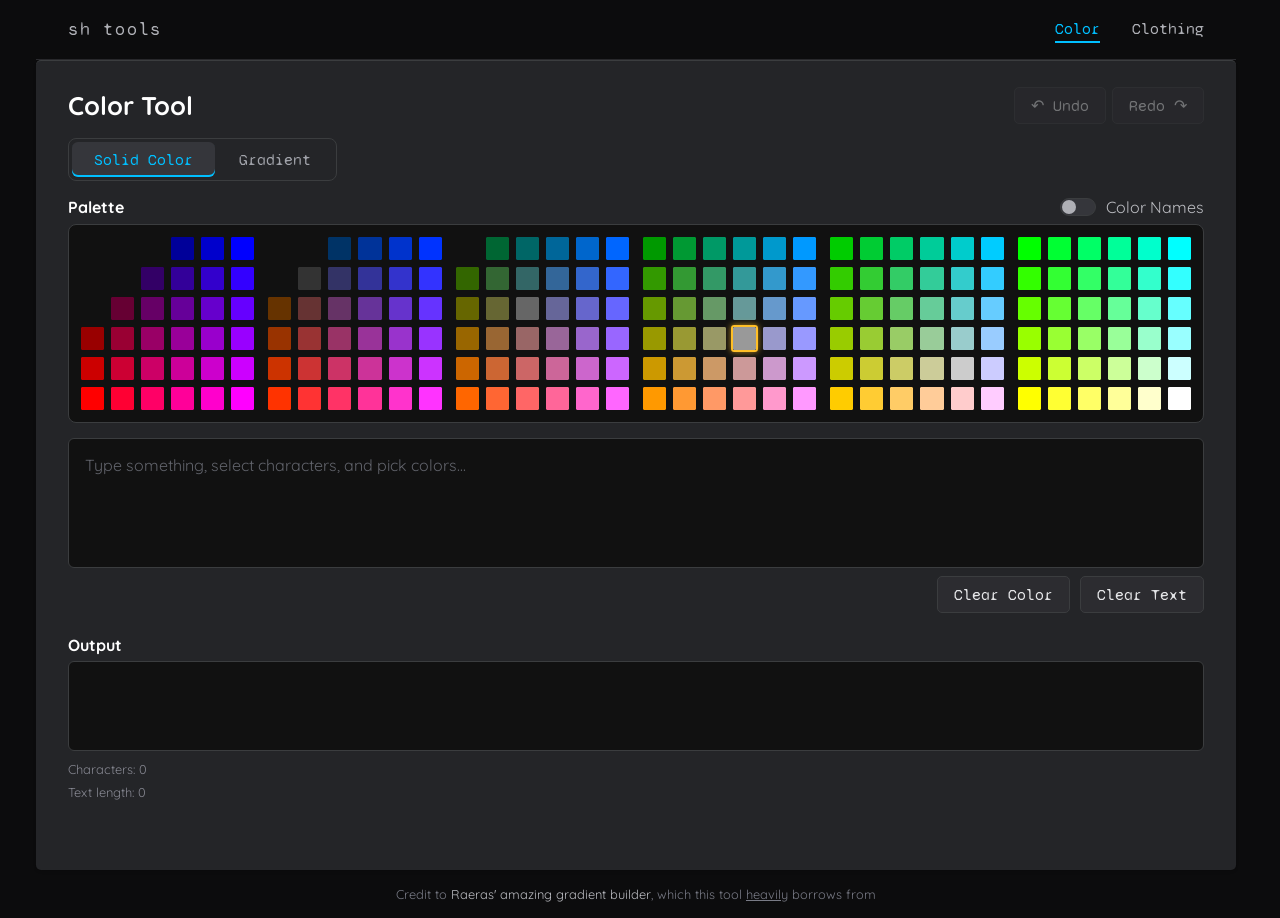
<file: index.html>
<!DOCTYPE html>
<html lang="en">
<head>
  <meta charset="UTF-8">
  <title>SH Color Tool</title>

  <meta name="description" content="do colors for silent heaven :)">
  <meta name="theme-color" content="#00bfff">

  <meta property="og:type" content="website">
  <meta property="og:site_name" content="sh tools">
  <meta property="og:title" content="Color Tool">
  <meta property="og:description" content="do colors for silent heaven :)">
  <meta property="og:url" content="https://colors.glorbo.space/">
  <meta property="og:locale" content="en_US">
  <meta property="og:image" content="https://colors.glorbo.space/colors.png">
  <meta property="og:image:width" content="1200">
  <meta property="og:image:height" content="630">
  <meta property="og:image:alt" content="Silent Heaven Color Tool">

  <meta name="twitter:card" content="summary_large_image">
  <meta name="twitter:title" content="Silent Heaven Color Tool">
  <meta name="twitter:description" content="do colors for silent heaven :)">
  <meta name="twitter:image" content="https://colors.glorbo.space/colors.png">

  <link rel="preconnect" href="https://fonts.googleapis.com">
  <link rel="preconnect" href="https://fonts.gstatic.com" crossorigin>
  <link rel="stylesheet" href="https://fonts.googleapis.com/css2?family=Syne+Mono&display=swap">
  <link rel="stylesheet" href="https://fonts.googleapis.com/css2?family=Quicksand&display=swap">
  <link rel="stylesheet" href="style.css">
</head>
<body>

<header class="site-header">
  <div class="site-brand">sh tools</div>
  <nav class="site-nav" aria-label="Tools">
    <a href="index.html" class="nav-link active" aria-current="page">Color</a>
    <a href="clothing.html" class="nav-link">Clothing</a>
  </nav>
</header>

<div class="card">
  <div class="card-header">
    <h1>Color Tool</h1>
    <div class="history-controls">
      <button type="button" id="undoBtn" title="Undo (Ctrl+Z)" disabled>↶ Undo</button>
      <button type="button" id="redoBtn" title="Redo (Ctrl+Y)" disabled>Redo ↷</button>
    </div>
  </div>

  <div class="mode-switch" role="tablist" aria-label="Painting mode">
    <button type="button" class="mode-btn active" data-mode="color" aria-pressed="true">Solid Color</button>
    <button type="button" class="mode-btn" data-mode="gradient" aria-pressed="false">Gradient</button>
  </div>

  <div class="palette-header">
    <h3>Palette</h3>
    <label class="toggle-switch" title="Show color names inline">
      <input type="checkbox" id="toggleNames">
      <span class="toggle-track"><span class="toggle-thumb"></span></span>
      <span class="toggle-text">Color Names</span>
    </label>
  </div>
  <div id="paletteGrid"></div>

  <div id="gradientPanel" hidden>
    <h3>Gradient Builder</h3>

    <p class="hint">CLICK - Add a color</p>
    <p class="hint">SHIFT + CLICK - Remove last instance of a color</p>
    <p class="hint">ALT + CLICK - Remove ALL instances of a color</p>

    <div id="stops"></div>

    <div class="controls controls-end">
      <button id="clearStops">Clear Gradient</button>
      <button type="button" id="applyGradient" class="btn-primary">Apply Gradient</button>
    </div>

    <div class="controls">
      <select id="presetPicker"></select>
    </div>

    <div class="controls">
      <label><input type="checkbox" id="mirror"> Mirror</label>
      <label><input type="checkbox" id="reverse"> Reverse</label>
      <label><input type="checkbox" id="randomize"> Randomize</label>
    </div>

    <div class="controls">
      <label for="smoothnessInput">Color Gap:    </label>
      <input type="number" id="smoothnessInput" min="1" value="3">
      <label><input type="checkbox" id="fixedSmoothness"> Distribute Evenly </label>
      <label><input type="checkbox" id="perWord"> Per Word</label>
    </div>
    <div id="gradientPreview"></div>
  </div>

  <div id="editor" contenteditable="true" spellcheck="true"></div>

  <div class="controls editor-actions">
    <button id="clearAllColors">Clear Color</button>
    <button id="clearText">Clear Text</button>
  </div>

  <div class="output">
    <h3>Output</h3>
    <textarea id="rawOutput"></textarea>
    <div id="rawCounter">
      <div id="rawCounterChars">Characters: 0</div>
      <div id="rawCounterText">Text length: 0</div>
    </div>
  </div>
</div>

<footer class="credits">
  Credit to <a href="https://codepen.io/raeras/full/wBzOpxO">Raeras' amazing gradient builder</a>, which this tool <u>heavily</u> borrows from
</footer>

<script src="script.js"></script>
</body>
</html>
</file>
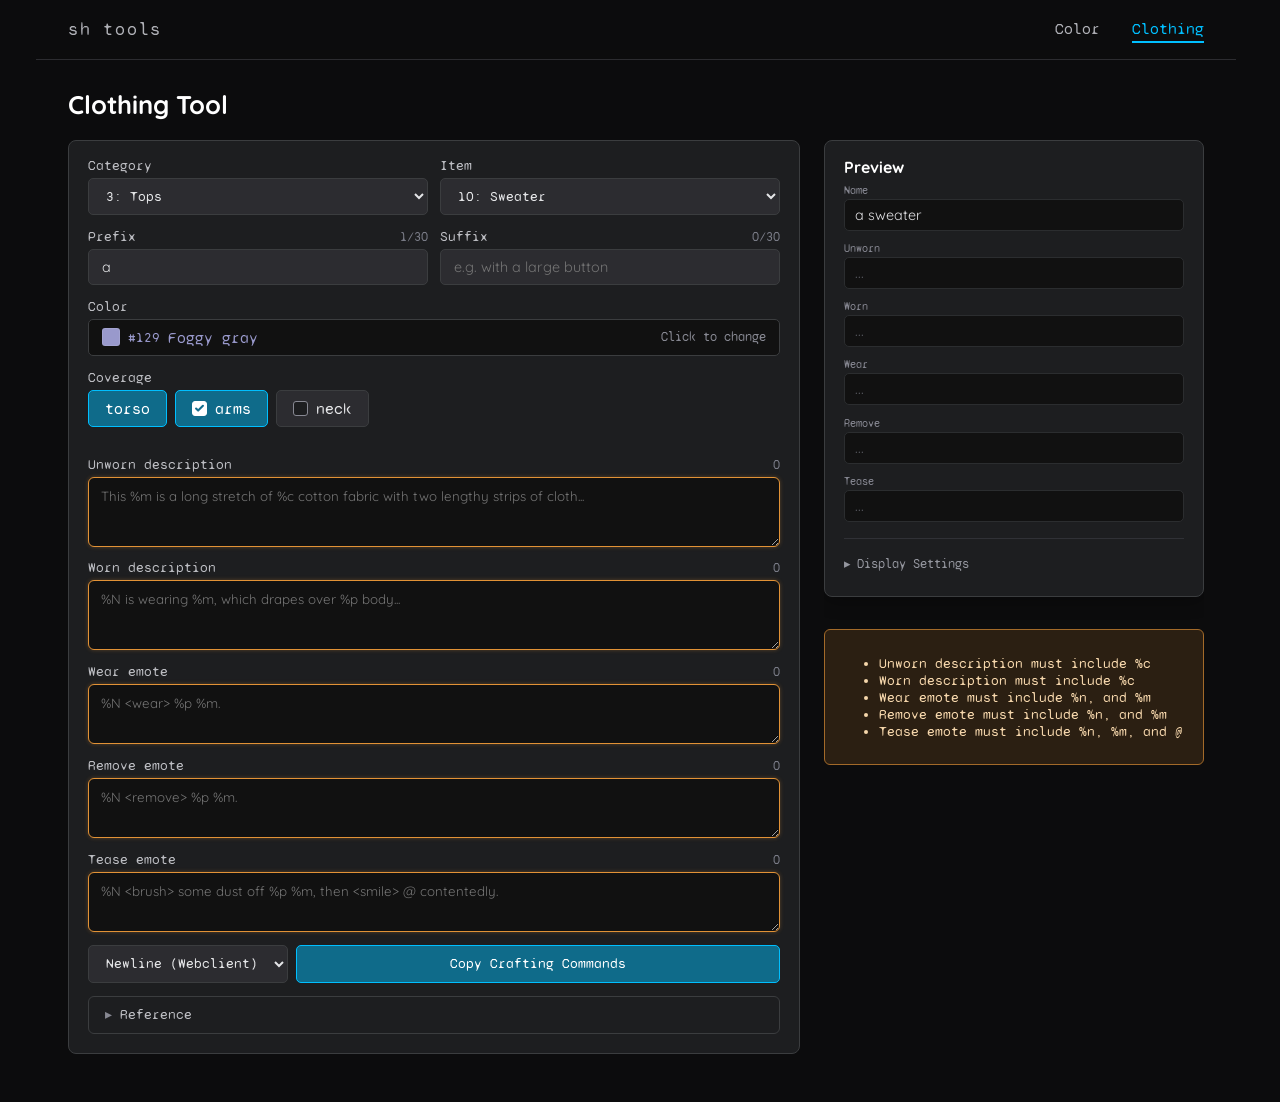
<file: clothing.html>
<!DOCTYPE html>
<html lang="en">
<head>
  <meta charset="UTF-8">
  <title>SH Clothing Tool</title>

  <meta name="description" content="do clothes for silent heaven :)">
  <meta name="theme-color" content="#00bfff">

  <meta property="og:type" content="website">
  <meta property="og:site_name" content="sh tools">
  <meta property="og:title" content="Clothing Tool">
  <meta property="og:description" content="do clothes for silent heaven :)">
  <meta property="og:url" content="https://colors.glorbo.space/clothing.html">
  <meta property="og:locale" content="en_US">
  <meta property="og:image" content="https://colors.glorbo.space/clothes.png">
  <meta property="og:image:width" content="1200">
  <meta property="og:image:height" content="630">
  <meta property="og:image:alt" content="Silent Heaven Clothing Tool">

  <meta name="twitter:card" content="summary_large_image">
  <meta name="twitter:title" content="Silent Heaven Clothing Tool">
  <meta name="twitter:description" content="do clothes for silent heaven :)">
  <meta name="twitter:image" content="https://colors.glorbo.space/clothes.png">

  <link rel="preconnect" href="https://fonts.googleapis.com">
  <link rel="preconnect" href="https://fonts.gstatic.com" crossorigin>
  <link rel="stylesheet" href="https://fonts.googleapis.com/css2?family=Syne+Mono&display=swap">
  <link rel="stylesheet" href="https://fonts.googleapis.com/css2?family=Quicksand&display=swap">
  <link rel="stylesheet" href="style.css">
</head>
<body class="page-clothing">

<header class="site-header">
  <div class="site-brand">sh tools</div>
  <nav class="site-nav" aria-label="Tools">
    <a href="index.html" class="nav-link">Color</a>
    <a href="clothing.html" class="nav-link active" aria-current="page">Clothing</a>
  </nav>
</header>

<div class="card">
  <div class="card-header">
    <h1>Clothing Tool</h1>
  </div>

  <div class="workspace">
    <section class="design-card">
      <div class="field-grid">
        <div class="field">
          <label for="categoryPicker">Category</label>
          <select id="categoryPicker"></select>
        </div>
        <div class="field">
          <label for="itemPicker">Item</label>
          <select id="itemPicker"></select>
        </div>
      </div>

      <div id="designPanel" hidden>
        <div class="field-grid">
          <div class="field">
            <div class="field-header">
              <label for="prefix">Prefix</label>
              <span class="char-count" data-for="prefix">0/30</span>
            </div>
            <input id="prefix" type="text" placeholder="e.g. a cotton">
          </div>
          <div class="field">
            <div class="field-header">
              <label for="suffix">Suffix</label>
              <span class="char-count" data-for="suffix">0/30</span>
            </div>
            <input id="suffix" type="text" placeholder="e.g. with a large button">
          </div>
        </div>

        <div class="field">
          <label for="colorCurrent">Color</label>
          <button type="button" id="colorCurrent" class="color-current" aria-expanded="false" aria-controls="colorGrid">
            <span class="color-swatch" id="colorCurrentSwatch"></span>
            <span id="colorCurrentNum" class="color-num"></span>
            <span id="colorCurrentName">(pick a color)</span>
            <span class="change-text" aria-hidden="true">Click to change</span>
          </button>
          <div id="colorGrid" class="color-grid is-hidden"></div>
        </div>

        <div id="coverageBlock" class="field" hidden>
          <label>Coverage</label>
          <div id="coverageList" class="coverage-list"></div>
        </div>

        <div class="field">
          <div class="field-header">
            <label for="unwornDesc">Unworn description</label>
            <span class="char-count" data-for="unwornDesc">0</span>
          </div>
          <textarea id="unwornDesc" rows="3" placeholder="This %m is a long stretch of %c cotton fabric with two lengthy strips of cloth..."></textarea>
        </div>
        <div class="field">
          <div class="field-header">
            <label for="wornDesc">Worn description</label>
            <span class="char-count" data-for="wornDesc">0</span>
          </div>
          <textarea id="wornDesc" rows="3" placeholder="%N is wearing %m, which drapes over %p body..."></textarea>
        </div>

        <div class="field">
          <div class="field-header">
            <label for="wearEmote">Wear emote</label>
            <span class="char-count" data-for="wearEmote">0</span>
          </div>
          <textarea id="wearEmote" rows="2" placeholder="%N <wear> %p %m."></textarea>
        </div>
        <div class="field">
          <div class="field-header">
            <label for="removeEmote">Remove emote</label>
            <span class="char-count" data-for="removeEmote">0</span>
          </div>
          <textarea id="removeEmote" rows="2" placeholder="%N <remove> %p %m."></textarea>
        </div>
        <div class="field">
          <div class="field-header">
            <label for="teaseEmote">Tease emote</label>
            <span class="char-count" data-for="teaseEmote">0</span>
          </div>
          <textarea id="teaseEmote" rows="2" placeholder="%N <brush> some dust off %p %m, then <smile> @ contentedly."></textarea>
        </div>

        <div class="copy-row">
          <select id="copySeparator" aria-label="Command separator">
            <option value="newline" selected>Newline (Webclient)</option>
            <option value="mudlet">;; (Mudlet)</option>
          </select>
          <button type="button" id="copyCommandsBtn" class="btn-copy-commands">Copy Crafting Commands</button>
        </div>

        <details class="token-ref">
          <summary>Reference</summary>
          <ul>
            <li><code>%c</code> - color</li>
            <li><code>%m</code> - item name (no article)</li>
            <li><code>%s</code> - subject pronoun (she, he, they)</li>
            <li><code>%p</code> - possessive pronoun (her, his, their)</li>
            <li><code>%t</code> - possessive noun (hers, his, theirs)</li>
            <li><code>%o</code> - oblique pronoun (her, him, them)</li>
            <li><code>%r</code> - reflexive pronoun (herself, himself, themself)</li>
            <li><code>%n</code> - name of wearer</li>
            <li><code>&lt;verb&gt;</code> - conjugated verb, write in I-form, e.g. <code>&lt;wear&gt;</code> -> "wears"</li>
            <li><code>@</code> - "at &lt;character&gt;" when directed at another character</li>
          </ul>
        </details>
      </div>
    </section>

    <div class="preview-column">
      <aside id="previewPanel" class="preview-card" hidden>
        <h3>Preview</h3>

        <div class="preview-section">
          <div class="preview-label">Name</div>
          <div id="previewName" class="preview-line"></div>
        </div>

        <div class="preview-section">
          <div class="preview-label">Unworn</div>
          <div id="previewUnworn" class="preview-line"></div>
        </div>

        <div class="preview-section">
          <div class="preview-label">Worn</div>
          <div id="previewWorn" class="preview-line"></div>
        </div>

        <div class="preview-section">
          <div class="preview-label">Wear</div>
          <div id="previewWear" class="preview-line"></div>
        </div>

        <div class="preview-section">
          <div class="preview-label">Remove</div>
          <div id="previewRemove" class="preview-line"></div>
        </div>

        <div class="preview-section">
          <div class="preview-label">Tease</div>
          <div id="previewTease" class="preview-line"></div>
        </div>

        <details class="render-as">
          <summary>Display Settings</summary>
          <div class="render-as-body">
            <div class="field">
              <div class="mode-switch perspective-switch" role="radiogroup" aria-label="Perspective">
                <button type="button" class="mode-btn active" data-perspective="third" aria-pressed="true">3rd person</button>
                <button type="button" class="mode-btn" data-perspective="first" aria-pressed="false">1st person</button>
              </div>
            </div>
            <div class="field">
              <input id="wearerName" type="text" placeholder="Primrose">
            </div>
            <div class="field">
              <select id="wearerPronouns">
                <option value="she" selected>she / her</option>
                <option value="he">he / him</option>
                <option value="they">they / them</option>
              </select>
            </div>
            <label class="check-pill render-as-check">
              <input type="checkbox" id="teaseTargetEnabled">
              Tease @ Character
            </label>
          </div>
        </details>
      </aside>
      <div id="validation" class="validation"></div>
    </div>
  </div>

</div>

<script src="clothing.js"></script>
</body>
</html>
</file>
<file: style.css>
html {
  /* Reserve scrollbar gutter so toggling gradient mode (which may add a
     vertical scrollbar) doesn't shift the centered card horizontally. */
  scrollbar-gutter: stable;
}

body {
  background: hsl(230deg, 5%, 5%);
  color: hsl(230deg, 5%, 80%);
  font-family: Quicksand, sans-serif;
  padding: 0;
  margin: 0;
  height: 100%;
  width: 100%;
}

* {
  box-sizing: border-box;
}

h1, h2, h3, h4 {
  color: white;
  margin-bottom: 0;
}

h1 {
  font-size: 1.6rem;
  margin-top: 0.5rem;
}

h3 {
  margin-top: 1.5rem;
  margin-bottom: 0.4rem;
  font-size: 1rem;
}

.hint {
  color: hsl(230deg, 5%, 55%);
  font-size: 0.8rem;
}

.card {
  width: 1200px;
  max-width: 95%;
  min-height: 90vh;
  margin: 0 auto;
  padding: 1.5rem 2rem 3rem;
  border-radius: 5px;
  background: hsl(230deg, 5%, 15%);
  border-top: 1px solid #3b3d3f;
  box-shadow: 0 2px 3px rgb(10 10 10 / 10%), 0 0 0 1px rgb(10 10 10 / 10%);
}

body.page-clothing .card {
  background: transparent;
  border-top: none;
  box-shadow: none;
}

.card-header {
  display: flex;
  align-items: center;
  justify-content: space-between;
  gap: 1rem;
  margin-bottom: 0.5rem;
  min-height: 2.5rem;
}

.card-header h1 {
  margin: 0;
}

.history-controls {
  display: inline-flex;
  gap: 6px;
}

.site-header {
  display: flex;
  align-items: center;
  justify-content: space-between;
  max-width: 1200px;
  margin: 0 auto;
  padding: 1rem 2rem;
  border-bottom: 1px solid hsl(230deg, 5%, 18%);
}

.site-brand {
  font-family: "Syne Mono", monospace;
  font-size: 1.1rem;
  color: hsl(230deg, 5%, 70%);
  letter-spacing: 0.1em;
}

.site-nav {
  display: flex;
  gap: 2rem;
}

.nav-link {
  font-family: "Syne Mono", monospace;
  font-size: 1rem;
  color: hsl(230deg, 5%, 70%);
  text-decoration: none;
  padding: 0.2rem 0;
  border-bottom: 2px solid transparent;
  transition: color 0.2s ease, border-color 0.2s ease;
}

.nav-link:hover {
  color: white;
}

.nav-link.active {
  color: deepskyblue;
  border-bottom-color: deepskyblue;
}

@media screen and (max-width: 700px) {
  .site-header {
    padding: 0.8rem 1rem;
  }
  .site-nav {
    gap: 1.2rem;
  }
}

.mode-switch {
  display: inline-flex;
  border: 1px solid #3b3d3f;
  border-radius: 8px;
  padding: 3px;
  gap: 2px;
  margin: 0.3rem 0 1rem;
}

.mode-btn {
  background: transparent;
  border: 0;
  padding: 8px 22px;
  border-radius: 6px;
  font-family: "Syne Mono", monospace;
  font-size: 1rem;
  color: hsl(230deg, 5%, 65%);
  cursor: pointer;
  transition: background 0.2s ease, color 0.2s ease;
}

.mode-btn:hover {
  color: white;
  background: hsl(230deg, 5%, 18%);
}

.mode-btn.active {
  background: hsl(230deg, 5%, 22%);
  color: deepskyblue;
  box-shadow: inset 0 -2px 0 deepskyblue;
}

.mode-btn.active:hover {
  color: deepskyblue;
}

.palette-header {
  display: flex;
  align-items: center;
  justify-content: space-between;
  gap: 12px;
  margin: 0 0 0.4rem;
}

.palette-header h3 {
  margin: 0;
}

#paletteGrid {
  display: flex;
  flex-wrap: nowrap;
  gap: 10px;
  margin-bottom: 15px;
  padding: 10px;
  background: #111;
  border-radius: 8px;
  border: 1px solid #3b3d3f;
}

.palette-block {
  flex: 1 1 0;
  min-width: 0;
  display: grid;
  grid-template-columns: repeat(6, 1fr);
  gap: 3px;
}

.palette-cell {
  position: relative;
  aspect-ratio: 1;
  min-width: 0;
  cursor: pointer;
  border: 2px solid transparent;
  border-radius: 3px;
  overflow: hidden;
  user-select: none;
  transition: transform 0.1s ease, border-color 0.1s ease;
}

.palette-cell.empty {
  cursor: default;
  pointer-events: none;
  background: transparent;
}

.palette-cell .swatch {
  position: absolute;
  inset: 0;
  border-radius: 1px;
}

.palette-cell .code,
.palette-cell .name {
  display: none;
}

#paletteGrid:not(.show-names) .palette-cell:hover:not(.empty) {
  transform: scale(1.2);
  z-index: 1;
}

.palette-cell.in-gradient {
  border-color: deepskyblue;
  box-shadow: 0 0 6px hsl(195deg, 100%, 50%, 0.5);
}

.position-badge {
  display: none;
  position: absolute;
  top: -2px;
  right: -2px;
  font-family: "Syne Mono", monospace;
  font-size: 9px;
  line-height: 1.2;
  color: #000;
  background: deepskyblue;
  padding: 0 3px;
  border-radius: 6px;
  box-shadow: 0 0 4px hsl(195deg, 100%, 50%, 0.6);
  pointer-events: none;
  z-index: 3;
  max-width: 100%;
  overflow: hidden;
  text-overflow: ellipsis;
  white-space: nowrap;
}

.palette-cell.in-gradient .position-badge {
  display: inline-block;
}

.palette-cell.is-current {
  border-color: #fff;
  box-shadow: 0 0 6px rgba(255, 255, 255, 0.6);
}

.palette-cell.is-brush {
  border-color: #FFBF27;
  box-shadow: 0 0 6px rgba(255, 191, 39, 0.7);
}

.palette-cell.in-gradient.is-current {
  border-color: deepskyblue;
  box-shadow: 0 0 0 1px #fff, 0 0 6px hsl(195deg, 100%, 50%, 0.5);
}

#paletteGrid.show-names {
  flex-direction: column;
  flex-wrap: nowrap;
}

#paletteGrid.show-names .palette-block {
  flex: 0 0 auto;
  width: 100%;
  grid-template-columns: repeat(6, minmax(0, 1fr));
  grid-auto-rows: auto;
  gap: 2px;
}

#paletteGrid.show-names .palette-cell {
  position: static;
  aspect-ratio: auto;
  display: flex;
  align-items: center;
  gap: 6px;
  padding: 3px 6px;
  border: 1px solid transparent;
  border-radius: 3px;
  min-width: 0;
  white-space: nowrap;
  overflow: hidden;
  transition: background 0.1s ease, border-color 0.1s ease;
}

#paletteGrid.show-names .palette-cell:hover:not(.empty) {
  background: hsl(230deg, 5%, 18%);
}

#paletteGrid.show-names .palette-cell.in-gradient {
  background: hsl(195deg, 60%, 15%);
  border-color: deepskyblue;
  box-shadow: none;
}

#paletteGrid.show-names .palette-cell.is-current {
  background: hsl(230deg, 5%, 22%);
  border-color: #fff;
  box-shadow: none;
}

#paletteGrid.show-names .palette-cell.is-brush {
  background: hsl(48deg, 60%, 18%);
  border-color: #FFBF27;
  box-shadow: none;
}

#paletteGrid.show-names .palette-cell.in-gradient.is-current {
  background: hsl(195deg, 60%, 18%);
  border-color: deepskyblue;
  box-shadow: inset 0 0 0 1px #fff;
}

#paletteGrid.show-names .position-badge {
  position: static;
  font-size: 0.7rem;
  padding: 0 4px;
  border-radius: 3px;
  flex: 0 0 auto;
}

#paletteGrid.show-names .palette-cell .swatch {
  position: static;
  width: 12px;
  height: 12px;
  flex: 0 0 12px;
  border-radius: 2px;
  border: 1px solid rgba(255, 255, 255, 0.1);
}

#paletteGrid.show-names .palette-cell .code {
  display: inline;
  font-family: Quicksand, sans-serif;
  font-size: 0.8rem;
  flex: 0 0 auto;
}

#paletteGrid.show-names .palette-cell .name {
  display: inline;
  font-size: 0.7rem;
  overflow: hidden;
  text-overflow: ellipsis;
  flex: 1 1 auto;
  min-width: 0;
}

@media screen and (max-width: 900px) {
  #paletteGrid:not(.show-names) {
    flex-wrap: wrap;
  }
  #paletteGrid:not(.show-names) .palette-block {
    flex: 0 0 auto;
    grid-template-columns: repeat(6, 24px);
  }
  #paletteGrid:not(.show-names) .palette-cell {
    aspect-ratio: 1;
  }
  #paletteGrid.show-names .palette-cell .name {
    display: none;
  }
}

.controls {
  display: flex;
  gap: 10px;
  margin: 10px 0;
  flex-wrap: wrap;
  align-items: center;
}

button {
  padding: 0.5rem 1rem;
  background: hsl(230deg, 5%, 18%);
  color: hsl(230deg, 5%, 90%);
  border: 1px solid #3b3d3f;
  border-radius: 5px;
  font-family: "Syne Mono", monospace;
  font-size: 1rem;
  cursor: pointer;
  transition: background 0.2s ease, color 0.2s ease, border-color 0.2s ease;
}

button:hover:not(:disabled) {
  background: hsl(230deg, 5%, 25%);
  color: white;
}

button:focus-visible {
  outline: 1px solid hsl(230deg, 5%, 90%);
}

button:disabled {
  opacity: 0.4;
  cursor: not-allowed;
}

select {
  padding: 0.5rem 1rem;
  background: #494950;
  color: hsl(230deg, 5%, 90%);
  border: 0;
  border-radius: 5px;
  font-family: "Syne Mono", monospace;
  font-size: 1rem;
  cursor: pointer;
  transition: background 0.2s ease;
}

select:hover {
  background: hsl(230deg, 5%, 35%);
}

select:focus-visible {
  outline: 1px solid hsl(230deg, 5%, 90%);
}

select:focus {
  outline: none;
  box-shadow: 0 0 0 1px deepskyblue, 0 0 6px deepskyblue;
  background-color: hsl(230deg, 5%, 25%);
  color: white;
}

.toggle-switch {
  display: inline-flex;
  align-items: center;
  gap: 10px;
  cursor: pointer;
  user-select: none;
  font-family: Quicksand, sans-serif;
  font-size: 1rem;
  color: hsl(230deg, 5%, 75%);
}

.toggle-switch input[type="checkbox"] {
  position: absolute;
  opacity: 0;
  width: 0;
  height: 0;
  pointer-events: none;
}

.toggle-track {
  position: relative;
  display: inline-block;
  width: 36px;
  height: 18px;
  background: hsl(230deg, 5%, 22%);
  border: 1px solid #3b3d3f;
  border-radius: 18px;
  transition: background 0.2s ease, border-color 0.2s ease;
  flex: 0 0 36px;
}

.toggle-thumb {
  position: absolute;
  top: 1px;
  left: 1px;
  width: 14px;
  height: 14px;
  background: hsl(230deg, 5%, 70%);
  border-radius: 50%;
  transition: transform 0.2s ease, background 0.2s ease;
}

.toggle-switch input:checked ~ .toggle-track {
  background: hsl(195deg, 80%, 35%);
  border-color: deepskyblue;
}

.toggle-switch input:checked ~ .toggle-track .toggle-thumb {
  transform: translateX(17px);
  background: #fff;
}

.toggle-switch input:focus-visible ~ .toggle-track {
  box-shadow: 0 0 0 2px hsl(195deg, 100%, 50%, 0.4);
}

.toggle-switch input:checked ~ .toggle-text {
  color: white;
}

.btn-primary {
  background: hsl(195deg, 80%, 30%);
  color: white;
  border-color: deepskyblue;
}

.btn-primary:hover:not(:disabled) {
  background: hsl(195deg, 90%, 38%);
  color: white;
  border-color: deepskyblue;
}

.editor-actions {
  margin-top: 0.4rem;
  justify-content: flex-end;
}

.controls-end {
  justify-content: flex-end;
}

textarea {
  width: 100%;
  min-height: 60px;
  resize: vertical;
  background: #111;
  color: hsl(230deg, 5%, 90%);
  padding: 10px 12px;
  border: 1px solid #3b3d3f;
  border-radius: 6px;
  white-space: pre-wrap;
  word-break: break-word;
  font-family: Quicksand, sans-serif;
  box-sizing: border-box;
}

textarea:focus {
  outline: none;
  border-color: deepskyblue;
  box-shadow: 0 0 6px hsl(195deg, 100%, 50%, 0.4);
}

#rawOutput {
  min-height: 90px;
  resize: none;
  overflow: hidden;
}

#editor {
  min-height: 130px;
  background: #111;
  color: hsl(230deg, 5%, 90%);
  padding: 14px 16px;
  border: 1px solid #3b3d3f;
  border-radius: 6px;
  white-space: pre-wrap;
  word-break: break-word;
  font-family: Quicksand, sans-serif;
  line-height: 1.5;
  outline: none;
  box-sizing: border-box;
  margin-bottom: 8px;
  transition: border-color 0.2s ease, box-shadow 0.2s ease;
}

#editor:focus {
  border-color: deepskyblue;
  box-shadow: 0 0 8px hsl(195deg, 100%, 50%, 0.4);
}

#editor:empty::before {
  content: attr(data-placeholder);
  color: hsl(230deg, 5%, 40%);
  pointer-events: none;
}

#editor ::selection,
#editor::selection {
  background: hsla(195, 100%, 55%, 0.3);
  color: inherit;
}

#editor:not(:focus) .selection-mark {
  background: hsla(195, 100%, 55%, 0.3);
}

#stops {
  display: flex;
  align-items: center;
  gap: 6px;
  flex-wrap: wrap;
  margin-bottom: 10px;
  min-height: 47px;
  padding: 8px;
  background: #111;
  border: 1px dashed #3b3d3f;
  border-radius: 6px;
}

.stop {
  padding: 6px 12px;
  border-radius: 4px;
  cursor: grab;
  font-size: 0.8rem;
  color: #000;
  font-family: "Syne Mono", monospace;
  user-select: none;
}

.stop:active {
  cursor: grabbing;
}

#gradientPreview {
  min-height: 32px;
  border: 1px solid #3b3d3f;
  border-radius: 6px;
  margin: 10px 0;
  background: #111;
}

#gradientPanel {
  border: 1px solid #3b3d3f;
  padding: 0.7rem 1rem 1rem;
  margin: 1rem 0;
  background: hsl(230deg, 5%, 12%);
  border-radius: 8px;
}

#gradientPanel h3 {
  margin: 0 0 0.3rem;
}

label[for="smoothnessInput"] {
  display: inline-flex;
  align-items: center;
  padding: 0.5rem 1rem;
  border: 1px solid #3b3d3f;
  border-right: 0;
  border-radius: 5px 0 0 5px;
  background: hsl(230deg, 5%, 18%);
  color: hsl(230deg, 5%, 90%);
  font-family: "Syne Mono", monospace;
  font-size: 1rem;
  margin-right: -10px;
  transition: background 0.2s ease, color 0.2s ease, border-color 0.2s ease;
}

#smoothnessInput {
  width: 64px;
  padding: 0.5rem 0.6rem;
  background: hsl(230deg, 5%, 18%);
  color: hsl(230deg, 5%, 90%);
  border: 1px solid #3b3d3f;
  border-radius: 0 5px 5px 0;
  font-family: "Syne Mono", monospace;
  font-size: 1rem;
  transition: background 0.2s ease, color 0.2s ease, border-color 0.2s ease;
}

#smoothnessInput:hover:not(:disabled),
label[for="smoothnessInput"]:has(+ #smoothnessInput:hover:not(:disabled)) {
  border-color: deepskyblue;
  background: hsl(230deg, 5%, 25%);
  color: white;
}

#smoothnessInput:focus {
  outline: none;
  border-color: deepskyblue;
  box-shadow: 0 0 6px hsl(195deg, 100%, 50%, 0.4);
}

#smoothnessInput:disabled {
  background: hsl(230deg, 5%, 12%);
  color: hsl(230deg, 5%, 40%);
  cursor: not-allowed;
  -moz-appearance: textfield;
  appearance: textfield;
}

#smoothnessInput:disabled::-webkit-inner-spin-button,
#smoothnessInput:disabled::-webkit-outer-spin-button {
  -webkit-appearance: none;
  margin: 0;
  display: none;
}

label[for="smoothnessInput"]:has(+ #smoothnessInput:disabled) {
  background: hsl(230deg, 5%, 12%);
  color: hsl(230deg, 5%, 40%);
  cursor: not-allowed;
}

label:has(> input[type="checkbox"]):not(.toggle-switch) {
  display: inline-flex;
  align-items: center;
  padding: 0.5rem 1rem;
  border-radius: 5px;
  border: 1px solid #3b3d3f;
  background: hsl(230deg, 5%, 18%);
  color: hsl(230deg, 5%, 90%);
  cursor: pointer;
  user-select: none;
  font-family: "Syne Mono", monospace;
  font-size: 1rem;
  transition: background 0.2s ease, color 0.2s ease, border-color 0.2s ease;
}

label:has(> input[type="checkbox"]):not(.toggle-switch)::before {
  content: "";
  display: inline-block;
  width: 13px;
  height: 13px;
  margin-right: 8px;
  border: 1px solid hsl(230deg, 5%, 55%);
  border-radius: 3px;
  background: hsl(230deg, 5%, 12%);
  background-repeat: no-repeat;
  background-position: center;
  background-size: 11px 11px;
  flex-shrink: 0;
  transition: background-color 0.2s ease, border-color 0.2s ease;
}

label:has(> input[type="checkbox"]:checked):not(.toggle-switch)::before {
  background-color: white;
  border-color: white;
  background-image: url("data:image/svg+xml,%3Csvg xmlns='http://www.w3.org/2000/svg' viewBox='0 0 16 16'%3E%3Cpath fill='none' stroke='%23146e8e' stroke-width='3' stroke-linecap='round' stroke-linejoin='round' d='M3 8l3 3 7-7'/%3E%3C/svg%3E");
}

label:has(> input[type="checkbox"]):not(.toggle-switch):hover:not(:has(> input:disabled)) {
  background: hsl(230deg, 5%, 25%);
  color: white;
}

label:has(> input[type="checkbox"]):not(.toggle-switch):hover:not(:has(> input:disabled))::before {
  border-color: deepskyblue;
}

label:has(> input[type="checkbox"]:checked):not(.toggle-switch) {
  background: hsl(195deg, 80%, 30%);
  color: white;
  border-color: deepskyblue;
}

label:has(> input[type="checkbox"]:checked):not(.toggle-switch):hover:not(:has(> input:disabled)) {
  background: hsl(195deg, 90%, 38%);
}

label:has(> input[type="checkbox"]:disabled):not(.toggle-switch) {
  opacity: 0.4;
  cursor: not-allowed;
}

label:has(> input[type="checkbox"]:focus-visible):not(.toggle-switch) {
  outline: 1px solid hsl(230deg, 5%, 90%);
}

label:not(.toggle-switch) > input[type="checkbox"] {
  position: absolute;
  opacity: 0;
  width: 0;
  height: 0;
  margin: 0;
  pointer-events: none;
}

label {
  cursor: pointer;
}

#rawCounter {
  margin: 6px 0;
  font-size: 0.8rem;
  color: hsl(230deg, 5%, 55%);
}

#rawCounterChars {
  margin-bottom: 0.4rem;
}

.output h3 {
  margin-top: 22px;
}

#flashHint {
  font-family: "Syne Mono", monospace !important;
}

::-webkit-scrollbar {
  height: 10px;
  width: 8px;
}

::-webkit-scrollbar-track {
  background: hsl(230deg, 5%, 40%);
}

::-webkit-scrollbar-thumb {
  background: hsl(230deg, 5%, 80%);
}

::-webkit-scrollbar-thumb:hover {
  background: hsl(230deg, 5%, 60%);
}

::-webkit-scrollbar-thumb:active {
  background: hsl(230deg, 5%, 60%);
}

@media screen and (max-width: 700px) {
  .card {
    padding: 1rem;
    max-width: 100%;
  }
  h1 {
    font-size: 1.3rem;
  }
}


.credits {
  text-align: center;
  padding: 1rem;
  font-size: 0.8rem;
  color: hsl(230deg, 5%, 50%);
}

.credits a {
  color: hsl(230deg, 5%, 75%);
  text-decoration: none;
  transition: color 0.2s ease;
}

.credits a:hover {
  color: deepskyblue;
}

.pickers {
  display: flex;
  gap: 16px;
  flex-wrap: wrap;
  margin: 1rem 0 1.2rem;
}

.picker-field {
  display: flex;
  flex-direction: column;
  gap: 4px;
  flex: 1 1 240px;
  min-width: 0;
}

.picker-field > label {
  font-size: 0.9rem;
  color: hsl(230deg, 5%, 75%);
  font-family: "Syne Mono", monospace;
  cursor: default;
}

.picker-field > select,
.picker-field > input[type="text"] {
  padding: 0.5rem 0.8rem;
  background: hsl(230deg, 5%, 18%);
  color: hsl(230deg, 5%, 90%);
  border: 1px solid #3b3d3f;
  border-radius: 5px;
  font-size: 0.9rem;
  width: 100%;
  box-sizing: border-box;
  transition: border-color 0.2s ease, box-shadow 0.2s ease;
}

.picker-field > select {
  font-family: "Syne Mono", monospace;
}

.picker-field > input[type="text"] {
  font-family: Quicksand, sans-serif;
}

.picker-field > select:focus,
.picker-field > input[type="text"]:focus {
  outline: none;
  border-color: deepskyblue;
  box-shadow: 0 0 6px hsl(195deg, 100%, 50%, 0.4);
}

.picker-field > select:disabled {
  opacity: 0.4;
  cursor: not-allowed;
}

.field-grid {
  display: grid;
  grid-template-columns: 1fr 1fr;
  gap: 12px;
}

@media screen and (max-width: 700px) {
  .field-grid {
    grid-template-columns: 1fr;
  }
}

.field {
  display: flex;
  flex-direction: column;
  gap: 4px;
}

.design-card {
  display: flex;
  flex-direction: column;
  gap: 0.8rem;
  padding: 1rem 1.2rem 1.2rem;
  border: 1px solid #3b3d3f;
  border-radius: 8px;
  background: hsl(230deg, 5%, 12%);
  min-width: 0;
}

#designPanel {
  display: flex;
  flex-direction: column;
  gap: 0.8rem;
}

#designPanel[hidden] {
  display: none;
}

.field > label,
.field-header > label {
  font-size: 0.9rem;
  color: hsl(230deg, 5%, 75%);
  font-family: "Syne Mono", monospace;
}

.field-header {
  display: flex;
  justify-content: space-between;
  align-items: baseline;
  gap: 1rem;
}

.char-count {
  font-family: "Syne Mono", monospace;
  font-size: 0.8rem;
  color: hsl(230deg, 5%, 50%);
  flex: 0 0 auto;
}

.char-count.over-limit {
  color: hsl(32deg, 75%, 60%);
}

.field > input[type="text"],
.field > select {
  padding: 0.5rem 0.8rem;
  background: hsl(230deg, 5%, 18%);
  color: hsl(230deg, 5%, 90%);
  border: 1px solid #3b3d3f;
  border-radius: 5px;
  font-size: 0.9rem;
  transition: border-color 0.2s ease, box-shadow 0.2s ease;
}

.field > input[type="text"] {
  font-family: Quicksand, sans-serif;
}

.field > select {
  font-family: "Syne Mono", monospace;
}

.field > select:disabled {
  opacity: 0.4;
  cursor: not-allowed;
}

.field > input[type="text"].field-error,
.field > select.field-error,
.field > textarea.field-error,
.field .color-current.field-error {
  border-color: hsl(32deg, 75%, 55%);
  box-shadow: 0 0 4px hsl(32deg, 75%, 55%, 0.3);
}

.field > input[type="text"].field-error:focus,
.field > textarea.field-error:focus,
.field .color-current.field-error:focus {
  border-color: hsl(35deg, 85%, 60%);
  box-shadow: 0 0 6px hsl(35deg, 85%, 60%, 0.5);
}

.field > input[type="text"]:focus {
  outline: none;
  border-color: deepskyblue;
  box-shadow: 0 0 6px hsl(195deg, 100%, 50%, 0.4);
}

#designPanel textarea {
  font-family: Quicksand, sans-serif;
  min-height: 60px;
}

.color-current {
  display: flex;
  align-items: center;
  gap: 8px;
  padding: 0.5rem 0.8rem;
  background: #111;
  color: hsl(230deg, 5%, 90%);
  border: 1px solid #3b3d3f;
  border-radius: 5px;
  font-family: "Syne Mono", monospace;
  font-size: 0.9rem;
  width: 100%;
  text-align: left;
  cursor: pointer;
  transition: border-color 0.2s ease, box-shadow 0.2s ease;
}

.color-current:hover:not(:disabled) {
  border-color: deepskyblue;
}

.color-current:focus-visible {
  outline: none;
  border-color: deepskyblue;
  box-shadow: 0 0 6px hsl(195deg, 100%, 50%, 0.4);
}

.color-current[aria-expanded="true"] {
  border-color: deepskyblue;
  border-bottom-color: transparent;
  border-bottom-left-radius: 0;
  border-bottom-right-radius: 0;
}

.color-current:disabled {
  opacity: 0.4;
  cursor: not-allowed;
}

.color-current .color-swatch {
  width: 18px;
  height: 18px;
  flex: 0 0 18px;
  border-radius: 3px;
  border: 1px solid rgba(255, 255, 255, 0.1);
  background: transparent;
}

.color-current .color-num {
  font-family: "Syne Mono", monospace;
  color: hsl(230deg, 5%, 55%);
  font-size: 0.85rem;
  flex: 0 0 auto;
  min-width: 2rem;
}

.color-current #colorCurrentName {
  flex: 1 1 auto;
  overflow: hidden;
  text-overflow: ellipsis;
  white-space: nowrap;
}

.color-current .change-text {
  flex: 0 0 auto;
  font-family: "Syne Mono", monospace;
  font-size: 0.8rem;
  color: hsl(230deg, 5%, 55%);
  white-space: nowrap;
  margin-left: auto;
}

.color-current[aria-expanded="true"] .change-text {
  font-size: 0;
}

.color-current[aria-expanded="true"] .change-text::before {
  content: "Click to close";
  font-size: 0.8rem;
}

.color-grid.is-hidden {
  display: none;
}

.color-grid:not(.is-hidden) {
  margin-top: -4px;
  margin-bottom: 1rem;
  border-color: deepskyblue;
  border-top: 0;
  border-top-left-radius: 0;
  border-top-right-radius: 0;
}

.color-swatch {
  display: inline-block;
  width: 24px;
  height: 24px;
  border-radius: 4px;
  border: 1px solid rgba(255, 255, 255, 0.1);
  flex: 0 0 24px;
  background: transparent;
}

#colorCurrentName {
  font-family: "Syne Mono", monospace;
  font-size: 1rem;
}

#colorCurrentNum {
  margin-left: auto;
  font-family: "Syne Mono", monospace;
}

.color-grid {
  column-width: 170px;
  column-gap: 10px;
  padding: 10px;
  background: #111;
  border: 1px solid #3b3d3f;
  border-radius: 6px;
  margin-bottom: 1rem;
}

.color-cell {
  display: flex;
  align-items: center;
  gap: 6px;
  padding: 3px 6px;
  border-radius: 3px;
  border: 1px solid transparent;
  cursor: pointer;
  user-select: none;
  font-family: "Syne Mono", monospace;
  font-size: 0.8rem;
  color: hsl(230deg, 5%, 85%);
  transition: background 0.1s ease, border-color 0.1s ease;
  min-width: 0;
  break-inside: avoid;
}

.color-cell:hover {
  border-color: hsl(230deg, 5%, 40%);
}

.color-cell.selected {
  border-color: deepskyblue;
  box-shadow: inset 0 0 0 1px deepskyblue;
}

.color-cell .swatch {
  width: 12px;
  height: 12px;
  flex: 0 0 12px;
  border-radius: 2px;
  border: 1px solid rgba(255, 255, 255, 0.1);
}

.color-cell .num {
  flex: 0 0 auto;
  color: hsl(230deg, 5%, 55%);
  min-width: 1.7rem;
  text-align: right;
}

.color-cell .name {
  flex: 1 1 auto;
  overflow: hidden;
  text-overflow: ellipsis;
  white-space: nowrap;
}

.coverage-list {
  display: flex;
  flex-wrap: wrap;
  gap: 8px;
  margin-bottom: 1rem;
}

.coverage-toggle {
  display: inline-flex;
  align-items: center;
  padding: 0.5rem 1rem;
  border-radius: 5px;
  border: 1px solid #3b3d3f;
  background: hsl(230deg, 5%, 18%);
  color: hsl(230deg, 5%, 90%);
  font-family: "Syne Mono", monospace;
  font-size: 1rem;
  cursor: pointer;
  user-select: none;
  transition: background 0.2s ease, color 0.2s ease, border-color 0.2s ease;
}

.coverage-toggle:hover:not(.is-mandatory) {
  background: hsl(230deg, 5%, 25%);
  color: white;
  border-color: deepskyblue;
}

.coverage-toggle:has(> input[type="checkbox"]:checked) {
  background: hsl(195deg, 80%, 30%);
  color: white;
  border-color: deepskyblue;
}

.coverage-toggle:has(> input[type="checkbox"]:checked):hover {
  background: hsl(195deg, 90%, 38%);
}

.coverage-toggle.is-mandatory {
  background: hsl(195deg, 80%, 30%);
  color: white;
  border-color: deepskyblue;
  cursor: default;
}

.coverage-toggle > input[type="checkbox"] {
  position: absolute;
  opacity: 0;
  width: 0;
  height: 0;
  margin: 0;
  pointer-events: none;
}

.token-ref {
  border: 1px solid #3b3d3f;
  border-radius: 6px;
  background: hsl(230deg, 5%, 12%);
}

.token-ref > summary {
  cursor: pointer;
  padding: 0.6rem 1rem;
  font-family: "Syne Mono", monospace;
  font-size: 0.9rem;
  color: hsl(230deg, 5%, 75%);
  list-style: none;
  user-select: none;
}

.token-ref > summary::-webkit-details-marker {
  display: none;
}

.token-ref > summary::before {
  content: "▸";
  display: inline-block;
  margin-right: 8px;
  transition: transform 0.2s ease;
  color: hsl(230deg, 5%, 55%);
}

.token-ref[open] > summary::before {
  transform: rotate(90deg);
}

.token-ref > summary:hover {
  color: white;
}

.token-ref > ul {
  margin: 0;
  padding: 0 1.2rem 0.8rem 2.2rem;
  font-size: 0.9rem;
  color: hsl(230deg, 5%, 80%);
  line-height: 1.6;
}

.token-ref > ul li {
  margin-bottom: 0.2rem;
}

.validation {
  margin-top: 1rem;
  padding: 10px 14px;
  border-radius: 6px;
  font-family: "Syne Mono", monospace;
  font-size: 0.9rem;
}

.validation:empty {
  display: none;
}

.validation.error {
  background: hsl(32deg, 40%, 12%);
  border: 1px solid hsl(32deg, 60%, 40%);
  color: hsl(35deg, 80%, 82%);
}

.validation.ok {
  background: hsl(140deg, 30%, 12%);
  border: 1px solid hsl(140deg, 50%, 30%);
  color: hsl(140deg, 50%, 80%);
}

.workspace {
  display: grid;
  grid-template-columns: minmax(0, 1fr) minmax(280px, 380px);
  gap: 1.5rem;
  margin-top: 1rem;
  align-items: start;
}

.preview-column {
  display: flex;
  flex-direction: column;
  gap: 1rem;
  min-width: 0;
  position: sticky;
  top: 1rem;
  max-height: calc(100vh - 2rem);
  overflow-y: auto;
}

.copy-row {
  display: flex;
  gap: 0.5rem;
  align-items: stretch;
}

.copy-row > select {
  padding: 0.5rem 0.8rem;
  background: hsl(230deg, 5%, 18%);
  color: hsl(230deg, 5%, 90%);
  border: 1px solid #3b3d3f;
  border-radius: 5px;
  font-family: "Syne Mono", monospace;
  font-size: 0.9rem;
  cursor: pointer;
  flex: 0 0 auto;
}

.copy-row > select:focus {
  outline: none;
  border-color: deepskyblue;
  box-shadow: 0 0 6px hsl(195deg, 100%, 50%, 0.4);
}

.btn-copy-commands {
  background: hsl(195deg, 80%, 30%);
  color: white;
  border: 1px solid deepskyblue;
  padding: 0.6rem 1rem;
  border-radius: 5px;
  font-family: "Syne Mono", monospace;
  font-size: 0.9rem;
  cursor: pointer;
  transition: background 0.2s ease, border-color 0.2s ease;
  flex: 1 1 auto;
}

.btn-copy-commands:hover {
  background: hsl(195deg, 90%, 38%);
}

.btn-copy-commands:focus-visible {
  outline: none;
  box-shadow: 0 0 6px hsl(195deg, 100%, 50%, 0.5);
}

@media (max-width: 900px) {
  .workspace {
    grid-template-columns: 1fr;
  }
  .preview-column {
    position: static;
    max-height: none;
    overflow-y: visible;
    margin-top: 1rem;
  }
}

#previewPanel {
  padding: 1rem 1.2rem 1.2rem;
  border: 1px solid #3b3d3f;
  border-radius: 8px;
  background: hsl(230deg, 5%, 12%);
}

.preview-card {
  box-shadow: 0 4px 18px rgba(0, 0, 0, 0.3);
}

.preview-card h3 {
  margin-top: 0;
}

.render-as {
  margin-top: 1rem;
  padding-top: 0.8rem;
  border-top: 1px solid hsl(230deg, 5%, 20%);
}

.render-as > summary {
  cursor: pointer;
  padding: 0.3rem 0;
  font-family: "Syne Mono", monospace;
  font-size: 0.8rem;
  color: hsl(230deg, 5%, 60%);
  list-style: none;
  user-select: none;
}

.render-as > summary::-webkit-details-marker {
  display: none;
}

.render-as > summary::before {
  content: "▸";
  display: inline-block;
  margin-right: 6px;
  transition: transform 0.2s ease;
}

.render-as[open] > summary::before {
  transform: rotate(90deg);
}

.render-as > summary:hover {
  color: white;
}

.render-as-body {
  display: flex;
  flex-direction: column;
  gap: 0.6rem;
  margin-top: 0.6rem;
}

.render-as-body .field > label {
  font-size: 0.75rem;
}

.render-as-check {
  align-self: flex-start;
}

.perspective-switch {
  display: flex;
  margin: 0;
}

.perspective-switch .mode-btn {
  flex: 1 1 0;
  padding: 0.5rem 0.8rem;
}

.check-pill {
  display: inline-flex;
  align-items: center;
  padding: 0.5rem 1rem;
  border-radius: 5px;
  border: 1px solid #3b3d3f;
  background: hsl(230deg, 5%, 18%);
  color: hsl(230deg, 5%, 90%);
  font-family: "Syne Mono", monospace;
  font-size: 1rem;
  cursor: pointer;
  user-select: none;
  transition: background 0.2s ease, color 0.2s ease, border-color 0.2s ease;
}

.check-pill::before {
  content: "";
  display: inline-block;
  width: 13px;
  height: 13px;
  margin-right: 8px;
  border: 1px solid hsl(230deg, 5%, 55%);
  border-radius: 3px;
  background: hsl(230deg, 5%, 12%);
  background-repeat: no-repeat;
  background-position: center;
  background-size: 11px 11px;
  flex-shrink: 0;
  transition: background-color 0.2s ease, border-color 0.2s ease;
}

.check-pill:has(> input[type="checkbox"]:checked) {
  background: hsl(195deg, 80%, 30%);
  color: white;
  border-color: deepskyblue;
}

.check-pill:has(> input[type="checkbox"]:checked):hover {
  background: hsl(195deg, 90%, 38%);
}

.check-pill:hover:not(:has(> input[type="checkbox"]:checked)) {
  background: hsl(230deg, 5%, 25%);
  color: white;
}

.check-pill:has(> input[type="checkbox"]:checked)::before {
  background-color: white;
  border-color: white;
  background-image: url("data:image/svg+xml,%3Csvg xmlns='http://www.w3.org/2000/svg' viewBox='0 0 16 16'%3E%3Cpath fill='none' stroke='%23146e8e' stroke-width='3' stroke-linecap='round' stroke-linejoin='round' d='M3 8l3 3 7-7'/%3E%3C/svg%3E");
}

.check-pill > input[type="checkbox"] {
  position: absolute;
  opacity: 0;
  width: 0;
  height: 0;
  margin: 0;
  pointer-events: none;
}

.preview-card .preview-section {
  margin-bottom: 0.7rem;
}

.preview-card .preview-label {
  font-size: 0.7rem;
  margin-bottom: 2px;
}

.preview-card .preview-line {
  padding: 6px 10px;
  font-size: 0.9rem;
}

.preview-section {
  margin-bottom: 10px;
}

.preview-label {
  font-family: "Syne Mono", monospace;
  font-size: 0.8rem;
  color: hsl(230deg, 5%, 55%);
  margin-bottom: 3px;
}

.preview-line {
  background: #111;
  border: 1px solid #2b2d2f;
  border-radius: 5px;
  padding: 8px 12px;
  font-family: Quicksand, sans-serif;
  color: hsl(230deg, 5%, 88%);
  white-space: pre-wrap;
  word-break: break-word;
  min-height: 1.4rem;
}

.preview-line:empty::before {
  content: "...";
  color: hsl(230deg, 5%, 40%);
}

.preview-line .token-bad {
  color: hsl(0deg, 70%, 65%);
  background: hsl(0deg, 50%, 18%);
  padding: 1px 4px;
  border-radius: 3px;
}

.preview-line .verb {
  color: hsl(48deg, 80%, 75%);
}

.preview-line .pronoun {
  color: hsl(195deg, 70%, 70%);
}

.preview-line .name-token {
  color: hsl(280deg, 60%, 80%);
}

.preview-line .wearer-token {
  color: hsl(140deg, 55%, 72%);
}

.preview-line .target-token {
  color: hsl(20deg, 75%, 72%);
}

.preview-line .color-token {
  font-weight: 500;
}

.output-actions {
  display: flex;
  align-items: center;
  gap: 12px;
  margin-bottom: 8px;
  flex-wrap: wrap;
}

#designPanel h3:first-of-type {
  margin-top: 0.5rem;
}

code {
  background: hsl(230deg, 5%, 22%);
  padding: 1px 4px;
  border-radius: 3px;
  font-family: "Syne Mono", monospace;
  font-size: 0.9em;
}
</file>
